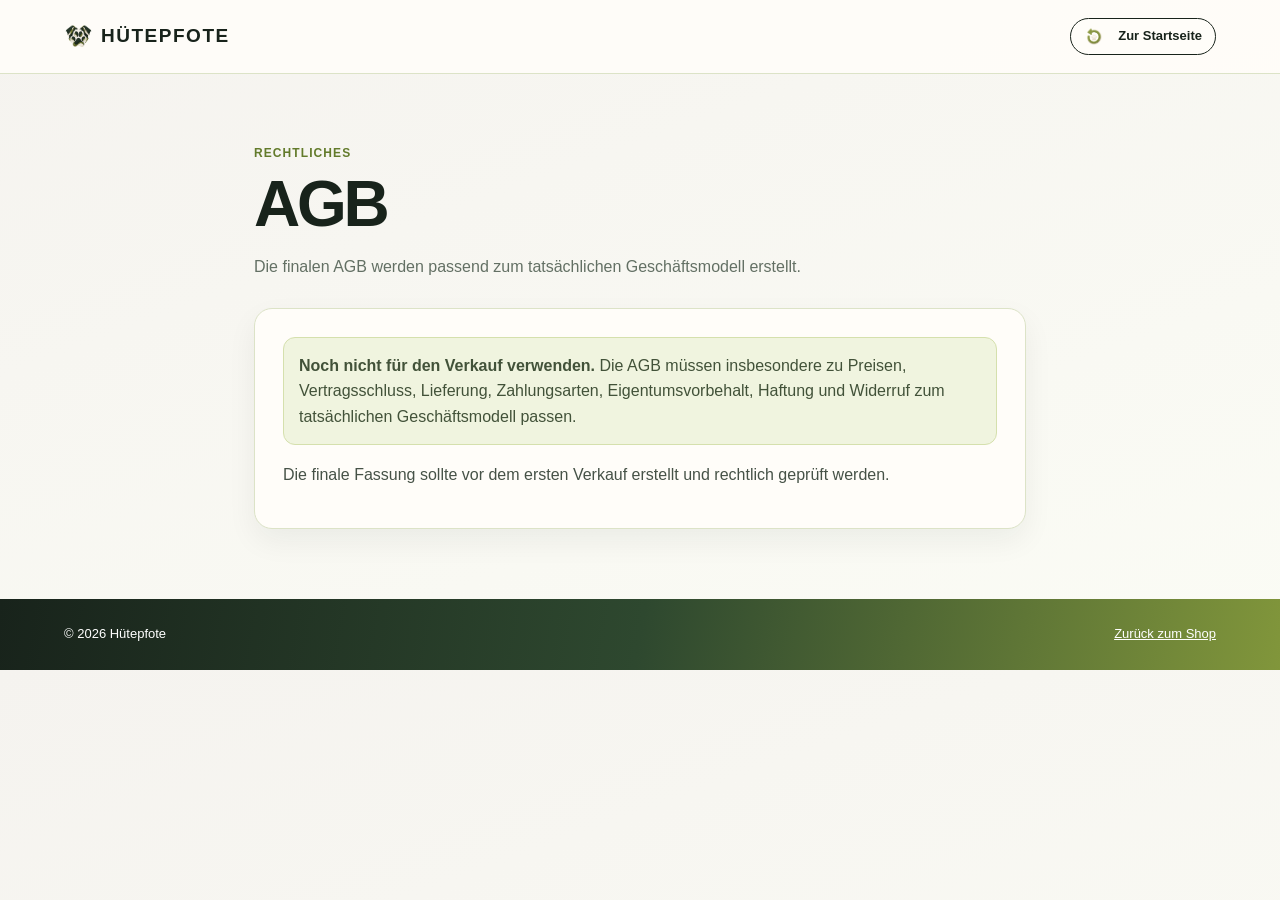
<file: agb.html>
<!doctype html><html lang="de"><head><meta charset="utf-8"><meta name="viewport" content="width=device-width,initial-scale=1"><title>AGB | Hütepfote</title><link rel="stylesheet" href="informationen.css"></head><body><header class="top"><a class="brand" href="index.html">HÜTEPFOTE</a><a class="back" href="index.html">← Zur Startseite</a></header><main class="main"><div class="kicker">Rechtliches</div><h1>AGB</h1><p class="intro">Die finalen AGB werden passend zum tatsächlichen Geschäftsmodell erstellt.</p><section class="card"><div class="placeholder"><strong>Noch nicht für den Verkauf verwenden.</strong> Die AGB müssen insbesondere zu Preisen, Vertragsschluss, Lieferung, Zahlungsarten, Eigentumsvorbehalt, Haftung und Widerruf zum tatsächlichen Geschäftsmodell passen.</div><p>Die finale Fassung sollte vor dem ersten Verkauf erstellt und rechtlich geprüft werden.</p></section></main><footer class="footer"><span>© 2026 Hütepfote</span><a href="index.html">Zurück zum Shop</a></footer></body></html>
</file>
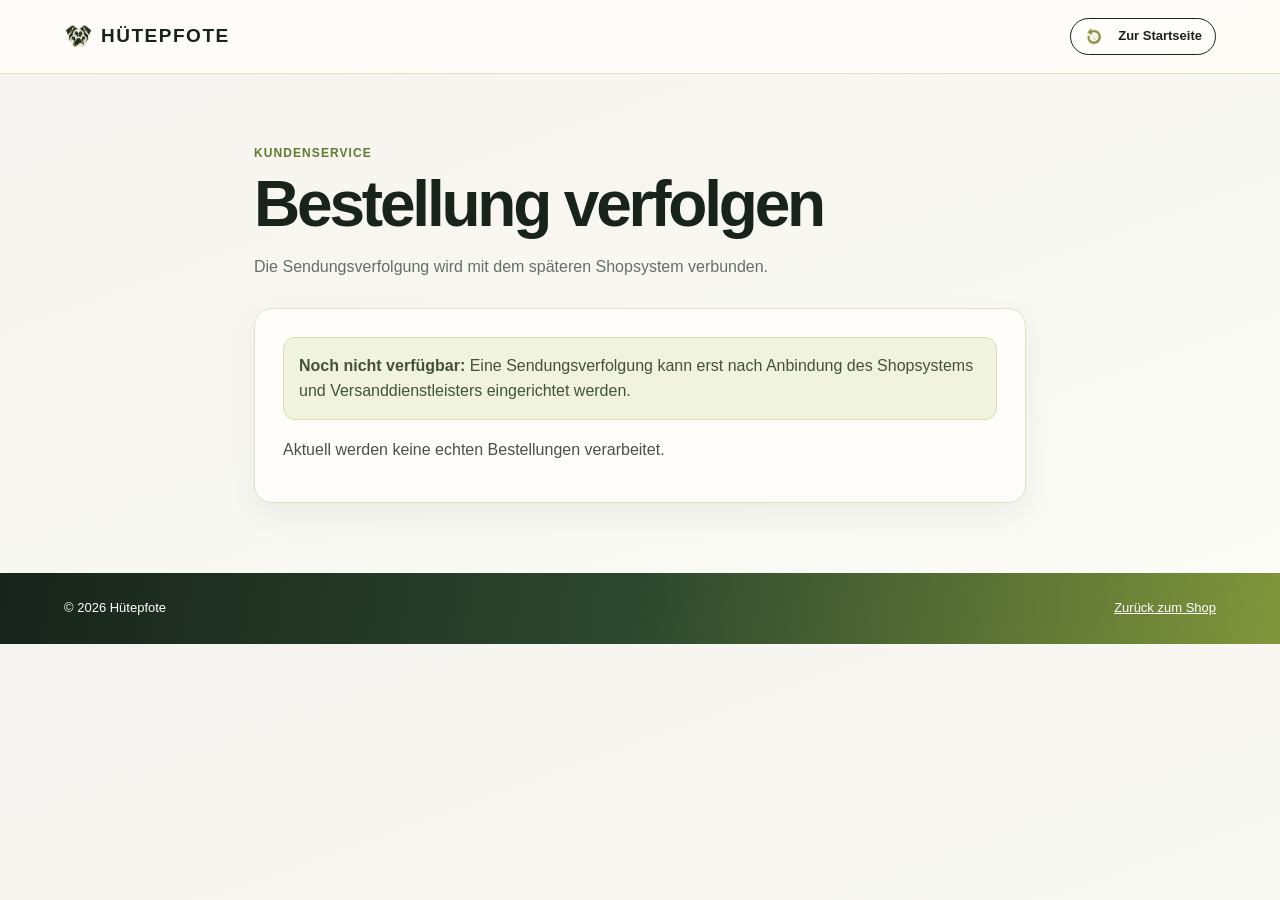
<file: bestellung-verfolgen.html>
<!doctype html><html lang="de"><head><meta charset="utf-8"><meta name="viewport" content="width=device-width,initial-scale=1"><title>Bestellung verfolgen | Hütepfote</title><link rel="stylesheet" href="informationen.css"></head><body><header class="top"><a class="brand" href="index.html">HÜTEPFOTE</a><a class="back" href="index.html">← Zur Startseite</a></header><main class="main"><div class="kicker">Kundenservice</div><h1>Bestellung verfolgen</h1><p class="intro">Die Sendungsverfolgung wird mit dem späteren Shopsystem verbunden.</p><section class="card"><div class="placeholder"><strong>Noch nicht verfügbar:</strong> Eine Sendungsverfolgung kann erst nach Anbindung des Shopsystems und Versanddienstleisters eingerichtet werden.</div><p>Aktuell werden keine echten Bestellungen verarbeitet.</p></section></main><footer class="footer"><span>© 2026 Hütepfote</span><a href="index.html">Zurück zum Shop</a></footer></body></html>
</file>
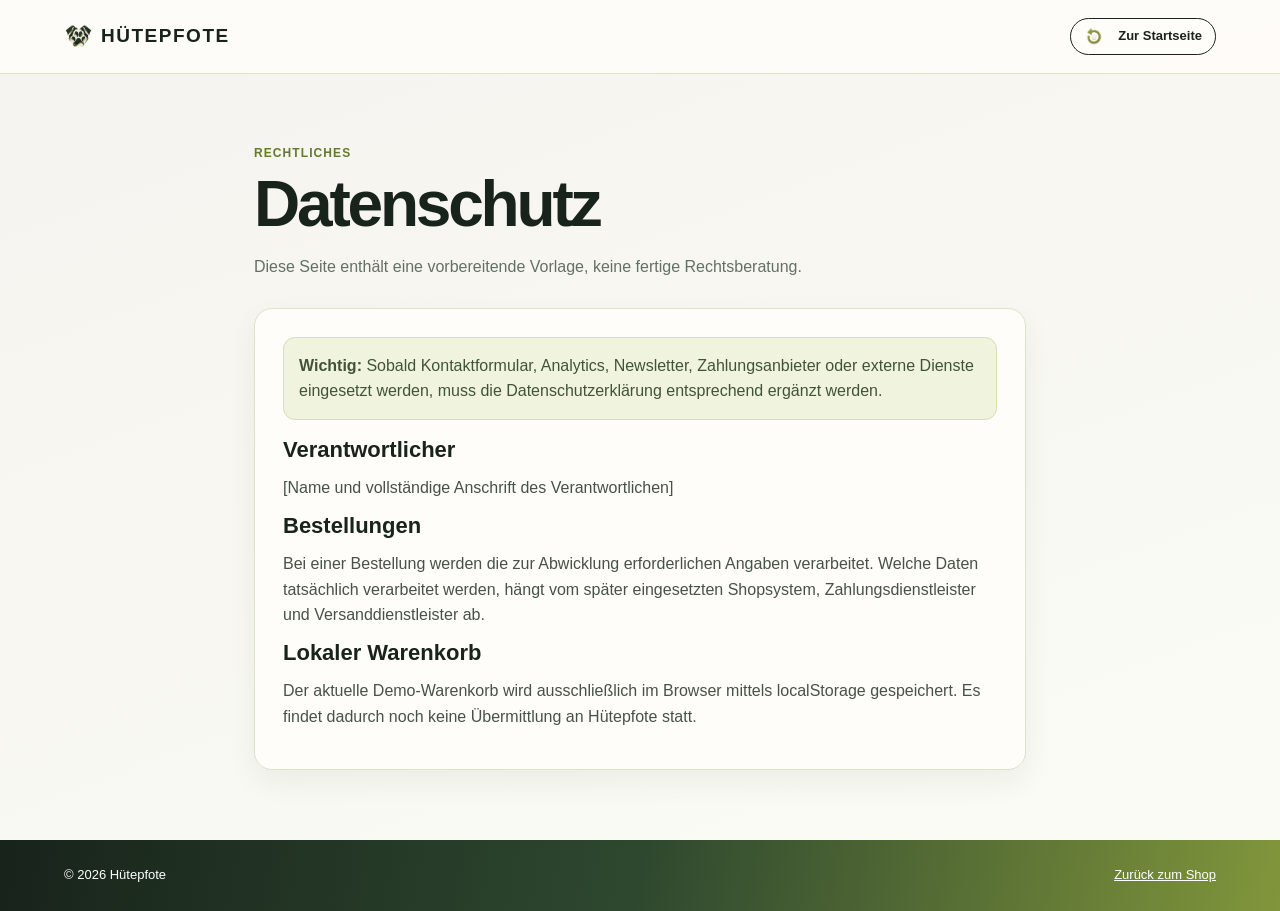
<file: datenschutz.html>
<!doctype html><html lang="de"><head><meta charset="utf-8"><meta name="viewport" content="width=device-width,initial-scale=1"><title>Datenschutz | Hütepfote</title><link rel="stylesheet" href="informationen.css"></head><body><header class="top"><a class="brand" href="index.html">HÜTEPFOTE</a><a class="back" href="index.html">← Zur Startseite</a></header><main class="main"><div class="kicker">Rechtliches</div><h1>Datenschutz</h1><p class="intro">Diese Seite enthält eine vorbereitende Vorlage, keine fertige Rechtsberatung.</p><section class="card"><div class="placeholder"><strong>Wichtig:</strong> Sobald Kontaktformular, Analytics, Newsletter, Zahlungsanbieter oder externe Dienste eingesetzt werden, muss die Datenschutzerklärung entsprechend ergänzt werden.</div><h2>Verantwortlicher</h2><p>[Name und vollständige Anschrift des Verantwortlichen]</p><h2>Bestellungen</h2><p>Bei einer Bestellung werden die zur Abwicklung erforderlichen Angaben verarbeitet. Welche Daten tatsächlich verarbeitet werden, hängt vom später eingesetzten Shopsystem, Zahlungsdienstleister und Versanddienstleister ab.</p><h2>Lokaler Warenkorb</h2><p>Der aktuelle Demo-Warenkorb wird ausschließlich im Browser mittels localStorage gespeichert. Es findet dadurch noch keine Übermittlung an Hütepfote statt.</p></section></main><footer class="footer"><span>© 2026 Hütepfote</span><a href="index.html">Zurück zum Shop</a></footer></body></html>
</file>
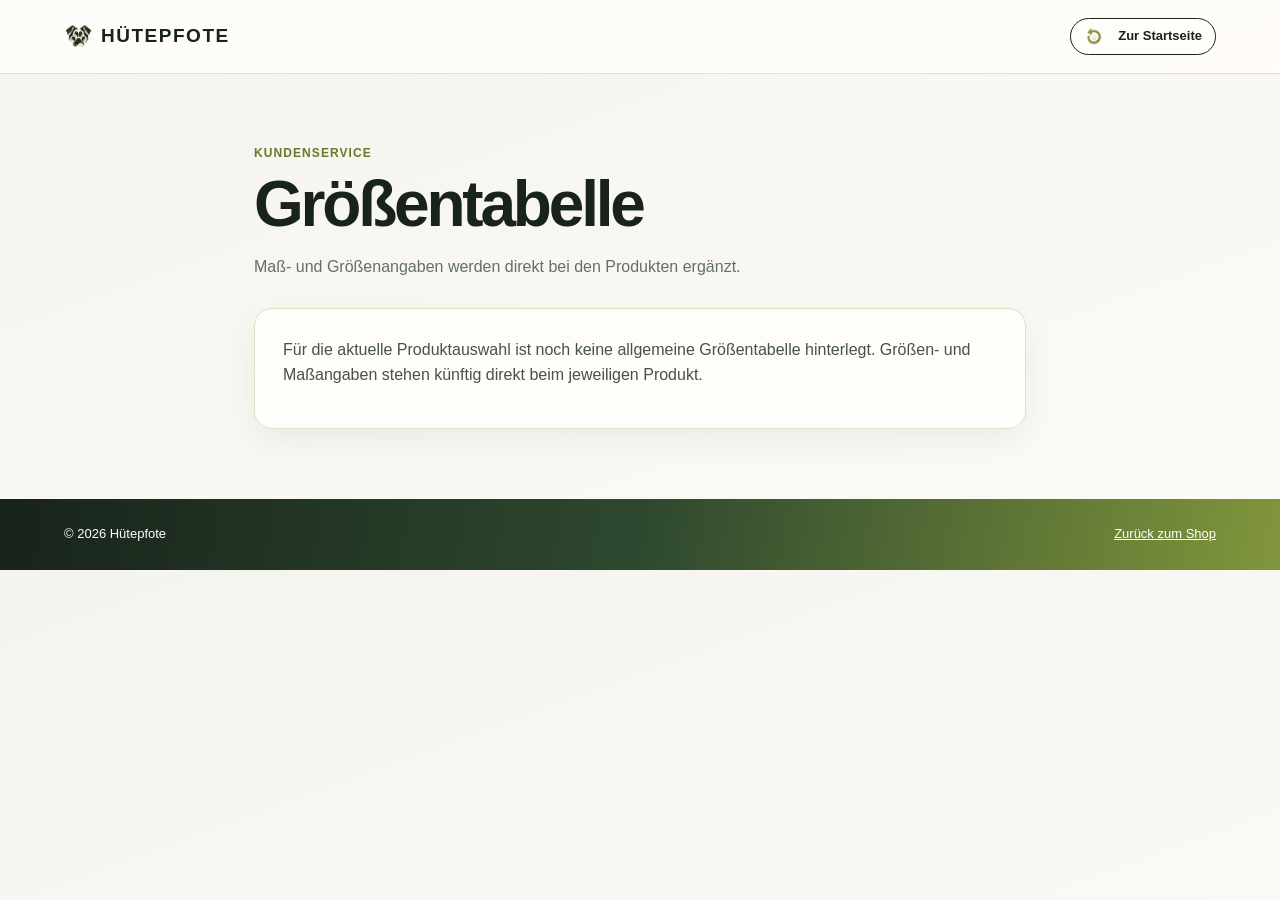
<file: groessentabelle.html>
<!doctype html><html lang="de"><head><meta charset="utf-8"><meta name="viewport" content="width=device-width,initial-scale=1"><title>Größentabelle | Hütepfote</title><link rel="stylesheet" href="informationen.css"></head><body><header class="top"><a class="brand" href="index.html">HÜTEPFOTE</a><a class="back" href="index.html">← Zur Startseite</a></header><main class="main"><div class="kicker">Kundenservice</div><h1>Größentabelle</h1><p class="intro">Maß- und Größenangaben werden direkt bei den Produkten ergänzt.</p><section class="card"><p>Für die aktuelle Produktauswahl ist noch keine allgemeine Größentabelle hinterlegt. Größen- und Maßangaben stehen künftig direkt beim jeweiligen Produkt.</p></section></main><footer class="footer"><span>© 2026 Hütepfote</span><a href="index.html">Zurück zum Shop</a></footer></body></html>
</file>
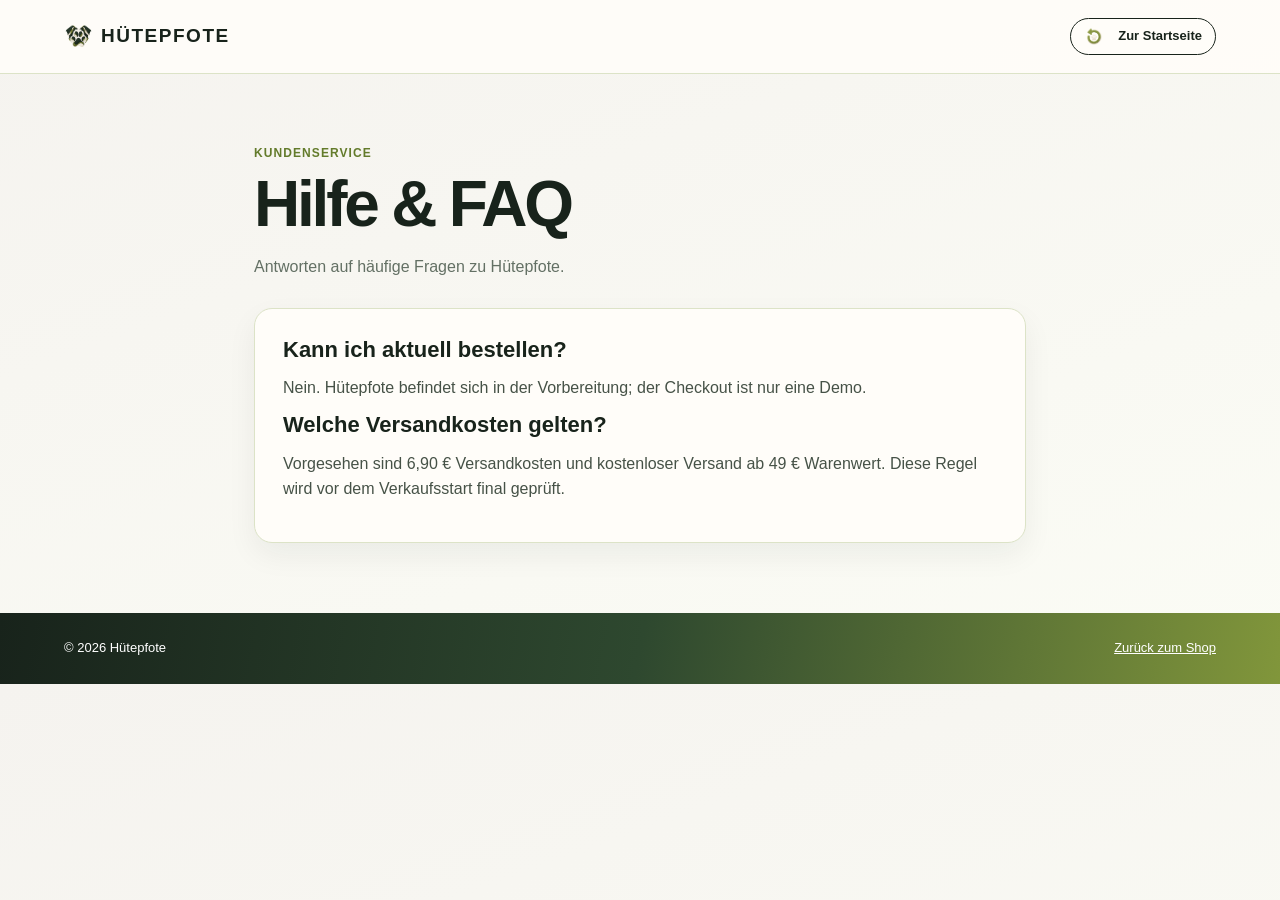
<file: hilfe-faq.html>
<!doctype html><html lang="de"><head><meta charset="utf-8"><meta name="viewport" content="width=device-width,initial-scale=1"><title>Hilfe & FAQ | Hütepfote</title><link rel="stylesheet" href="informationen.css"></head><body><header class="top"><a class="brand" href="index.html">HÜTEPFOTE</a><a class="back" href="index.html">← Zur Startseite</a></header><main class="main"><div class="kicker">Kundenservice</div><h1>Hilfe & FAQ</h1><p class="intro">Antworten auf häufige Fragen zu Hütepfote.</p><section class="card"><h2>Kann ich aktuell bestellen?</h2><p>Nein. Hütepfote befindet sich in der Vorbereitung; der Checkout ist nur eine Demo.</p><h2>Welche Versandkosten gelten?</h2><p>Vorgesehen sind 6,90 € Versandkosten und kostenloser Versand ab 49 € Warenwert. Diese Regel wird vor dem Verkaufsstart final geprüft.</p></section></main><footer class="footer"><span>© 2026 Hütepfote</span><a href="index.html">Zurück zum Shop</a></footer></body></html>
</file>
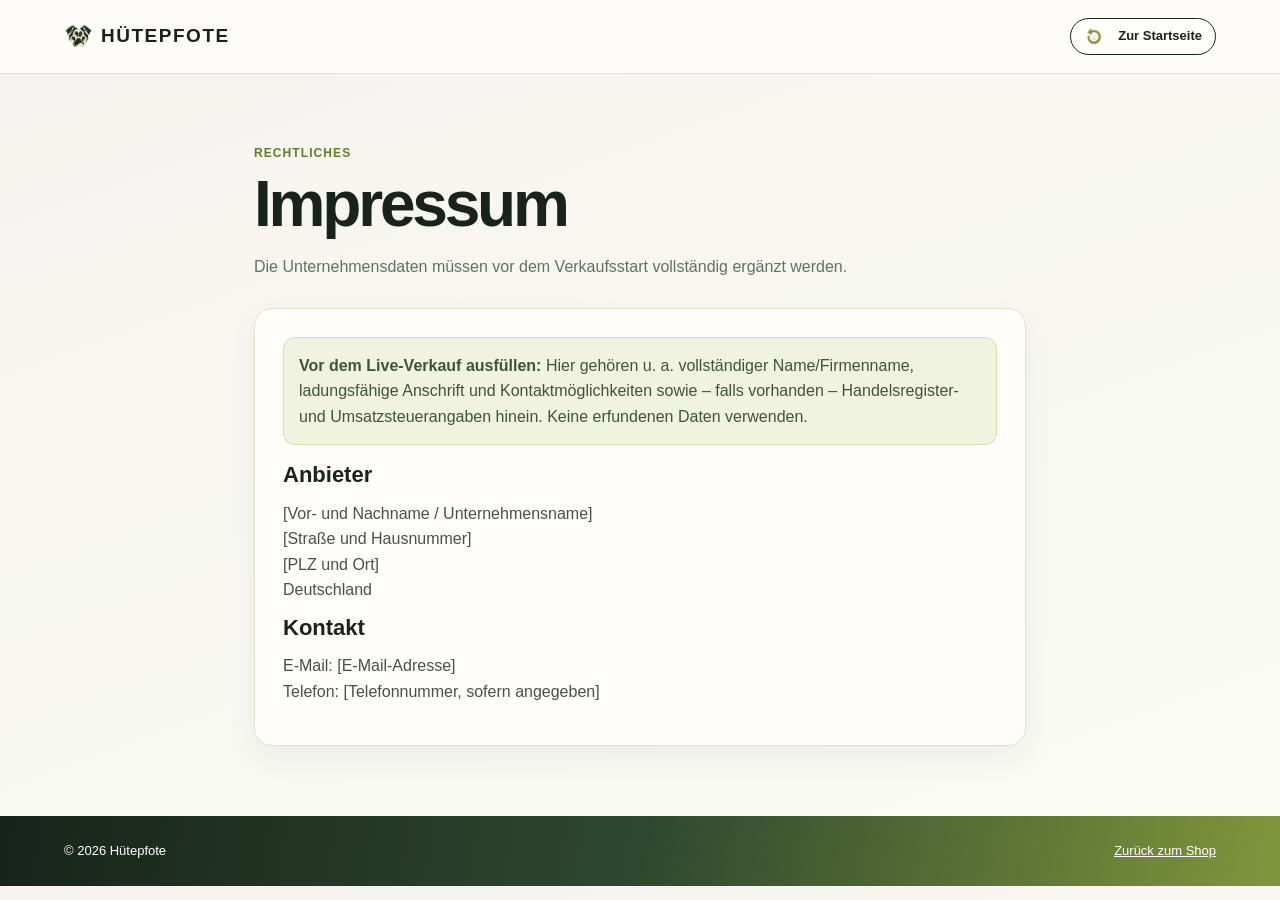
<file: impressum.html>
<!doctype html><html lang="de"><head><meta charset="utf-8"><meta name="viewport" content="width=device-width,initial-scale=1"><title>Impressum | Hütepfote</title><link rel="stylesheet" href="informationen.css"></head><body><header class="top"><a class="brand" href="index.html">HÜTEPFOTE</a><a class="back" href="index.html">← Zur Startseite</a></header><main class="main"><div class="kicker">Rechtliches</div><h1>Impressum</h1><p class="intro">Die Unternehmensdaten müssen vor dem Verkaufsstart vollständig ergänzt werden.</p><section class="card"><div class="placeholder"><strong>Vor dem Live-Verkauf ausfüllen:</strong> Hier gehören u. a. vollständiger Name/Firmenname, ladungsfähige Anschrift und Kontaktmöglichkeiten sowie – falls vorhanden – Handelsregister- und Umsatzsteuerangaben hinein. Keine erfundenen Daten verwenden.</div><h2>Anbieter</h2><p>[Vor- und Nachname / Unternehmensname]<br>[Straße und Hausnummer]<br>[PLZ und Ort]<br>Deutschland</p><h2>Kontakt</h2><p>E-Mail: [E-Mail-Adresse]<br>Telefon: [Telefonnummer, sofern angegeben]</p></section></main><footer class="footer"><span>© 2026 Hütepfote</span><a href="index.html">Zurück zum Shop</a></footer></body></html>
</file>
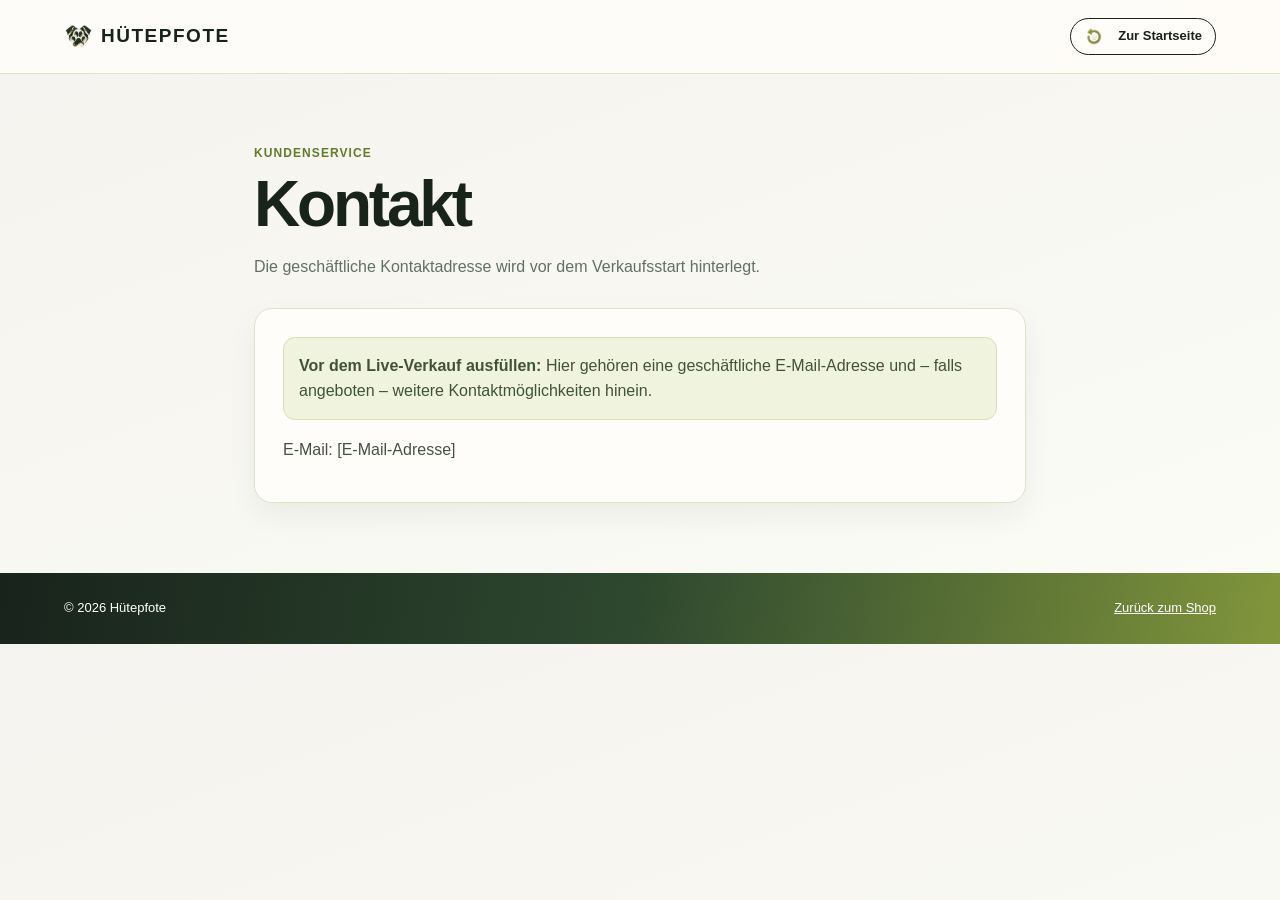
<file: kontakt.html>
<!doctype html><html lang="de"><head><meta charset="utf-8"><meta name="viewport" content="width=device-width,initial-scale=1"><title>Kontakt | Hütepfote</title><link rel="stylesheet" href="informationen.css"></head><body><header class="top"><a class="brand" href="index.html">HÜTEPFOTE</a><a class="back" href="index.html">← Zur Startseite</a></header><main class="main"><div class="kicker">Kundenservice</div><h1>Kontakt</h1><p class="intro">Die geschäftliche Kontaktadresse wird vor dem Verkaufsstart hinterlegt.</p><section class="card"><div class="placeholder"><strong>Vor dem Live-Verkauf ausfüllen:</strong> Hier gehören eine geschäftliche E-Mail-Adresse und – falls angeboten – weitere Kontaktmöglichkeiten hinein.</div><p>E-Mail: [E-Mail-Adresse]</p></section></main><footer class="footer"><span>© 2026 Hütepfote</span><a href="index.html">Zurück zum Shop</a></footer></body></html>
</file>
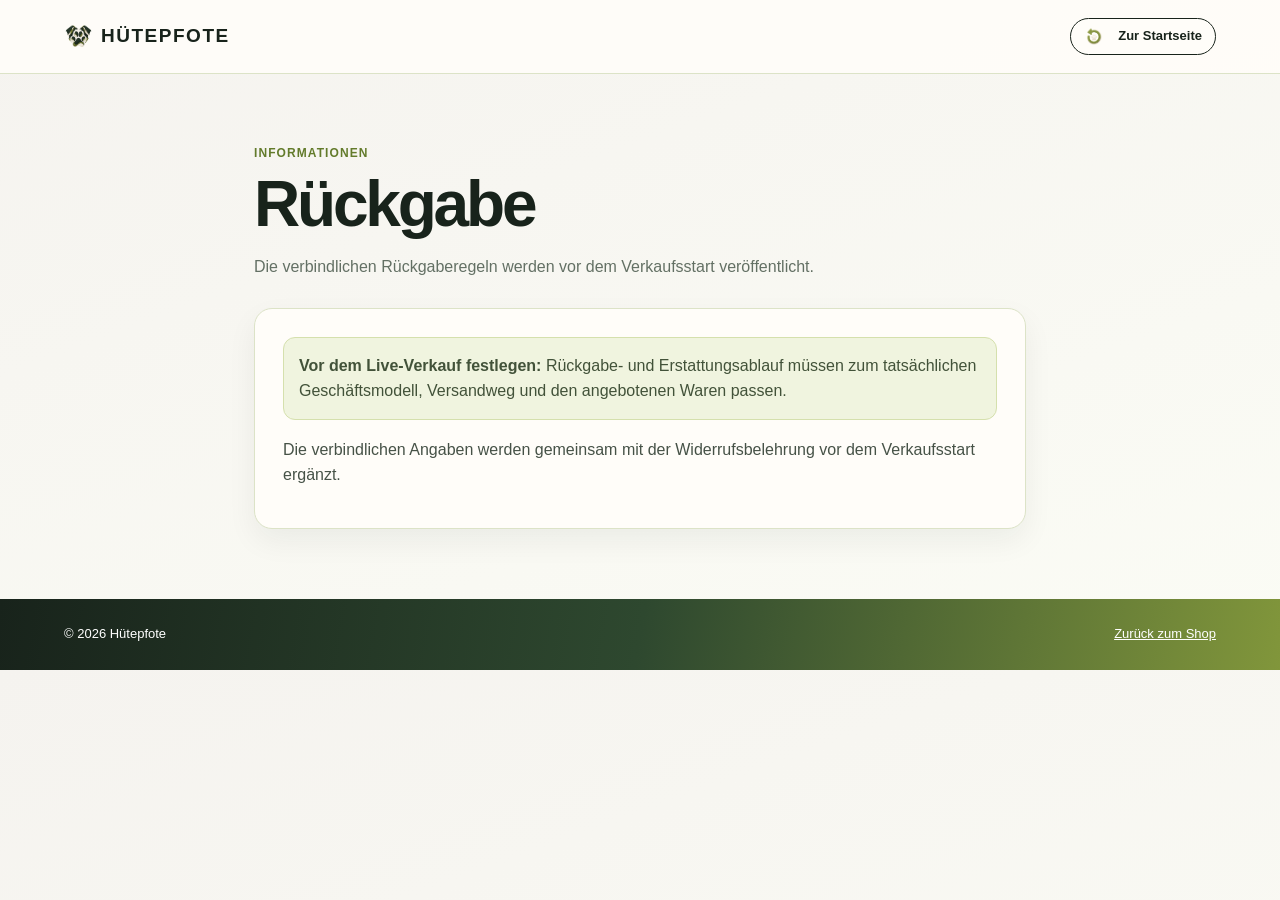
<file: rueckgabe.html>
<!doctype html><html lang="de"><head><meta charset="utf-8"><meta name="viewport" content="width=device-width,initial-scale=1"><title>Rückgabe | Hütepfote</title><link rel="stylesheet" href="informationen.css"></head><body><header class="top"><a class="brand" href="index.html">HÜTEPFOTE</a><a class="back" href="index.html">← Zur Startseite</a></header><main class="main"><div class="kicker">Informationen</div><h1>Rückgabe</h1><p class="intro">Die verbindlichen Rückgaberegeln werden vor dem Verkaufsstart veröffentlicht.</p><section class="card"><div class="placeholder"><strong>Vor dem Live-Verkauf festlegen:</strong> Rückgabe- und Erstattungsablauf müssen zum tatsächlichen Geschäftsmodell, Versandweg und den angebotenen Waren passen.</div><p>Die verbindlichen Angaben werden gemeinsam mit der Widerrufsbelehrung vor dem Verkaufsstart ergänzt.</p></section></main><footer class="footer"><span>© 2026 Hütepfote</span><a href="index.html">Zurück zum Shop</a></footer></body></html>
</file>
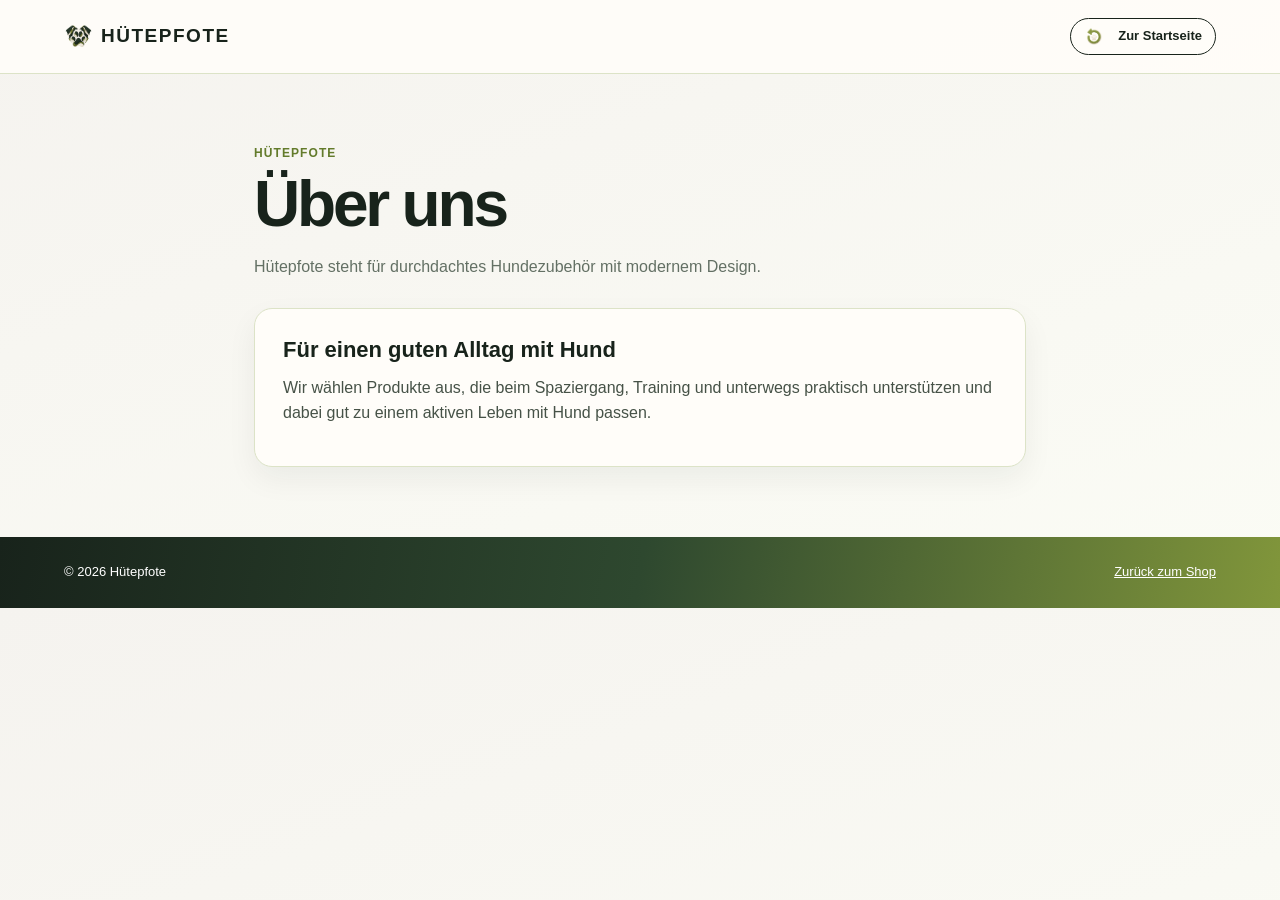
<file: ueber-uns.html>
<!doctype html><html lang="de"><head><meta charset="utf-8"><meta name="viewport" content="width=device-width,initial-scale=1"><title>Über uns | Hütepfote</title><link rel="stylesheet" href="informationen.css"></head><body><header class="top"><a class="brand" href="index.html">HÜTEPFOTE</a><a class="back" href="index.html">← Zur Startseite</a></header><main class="main"><div class="kicker">Hütepfote</div><h1>Über uns</h1><p class="intro">Hütepfote steht für durchdachtes Hundezubehör mit modernem Design.</p><section class="card"><h2>Für einen guten Alltag mit Hund</h2><p>Wir wählen Produkte aus, die beim Spaziergang, Training und unterwegs praktisch unterstützen und dabei gut zu einem aktiven Leben mit Hund passen.</p></section></main><footer class="footer"><span>© 2026 Hütepfote</span><a href="index.html">Zurück zum Shop</a></footer></body></html>
</file>
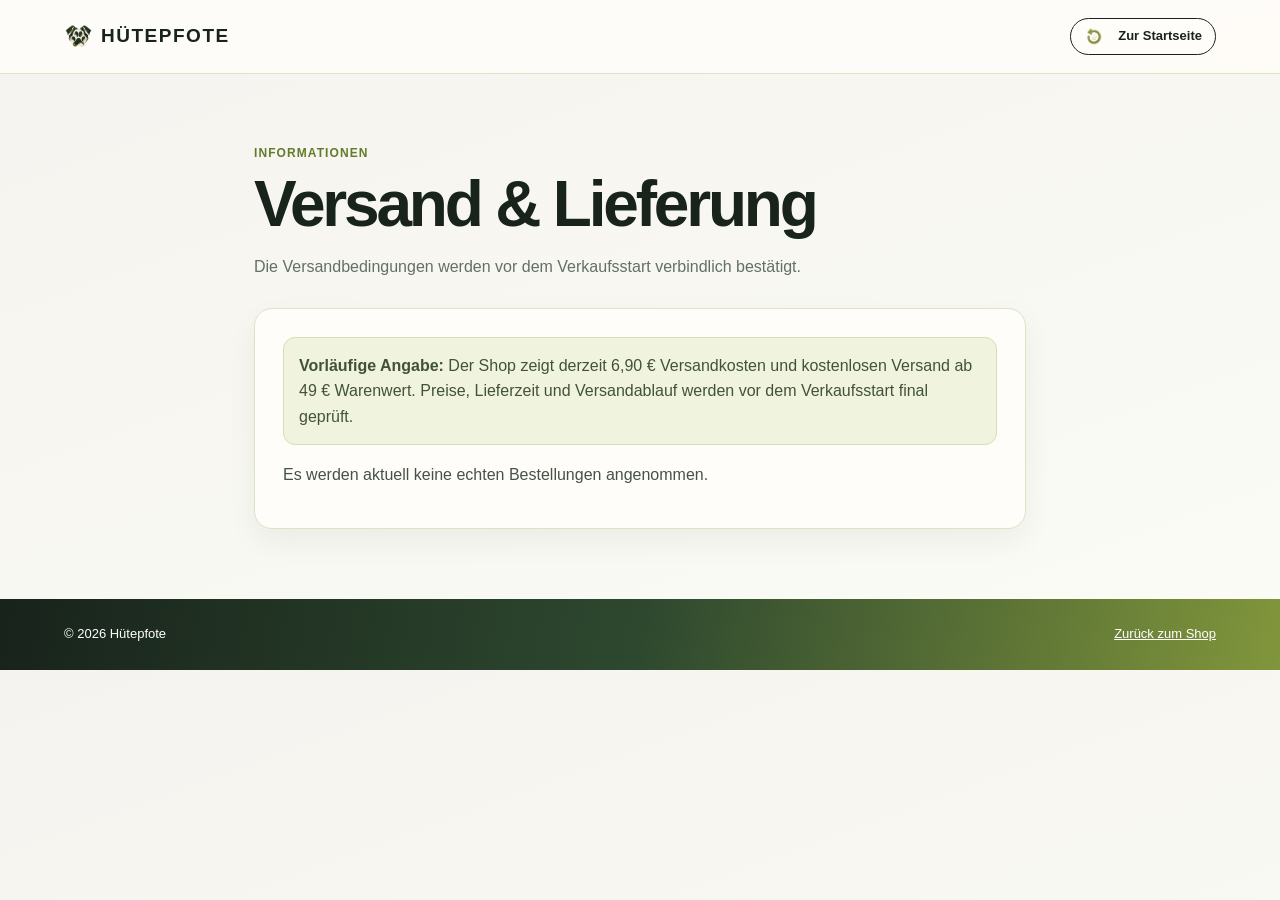
<file: versand-lieferung.html>
<!doctype html><html lang="de"><head><meta charset="utf-8"><meta name="viewport" content="width=device-width,initial-scale=1"><title>Versand & Lieferung | Hütepfote</title><link rel="stylesheet" href="informationen.css"></head><body><header class="top"><a class="brand" href="index.html">HÜTEPFOTE</a><a class="back" href="index.html">← Zur Startseite</a></header><main class="main"><div class="kicker">Informationen</div><h1>Versand & Lieferung</h1><p class="intro">Die Versandbedingungen werden vor dem Verkaufsstart verbindlich bestätigt.</p><section class="card"><div class="placeholder"><strong>Vorläufige Angabe:</strong> Der Shop zeigt derzeit 6,90 € Versandkosten und kostenlosen Versand ab 49 € Warenwert. Preise, Lieferzeit und Versandablauf werden vor dem Verkaufsstart final geprüft.</div><p>Es werden aktuell keine echten Bestellungen angenommen.</p></section></main><footer class="footer"><span>© 2026 Hütepfote</span><a href="index.html">Zurück zum Shop</a></footer></body></html>
</file>
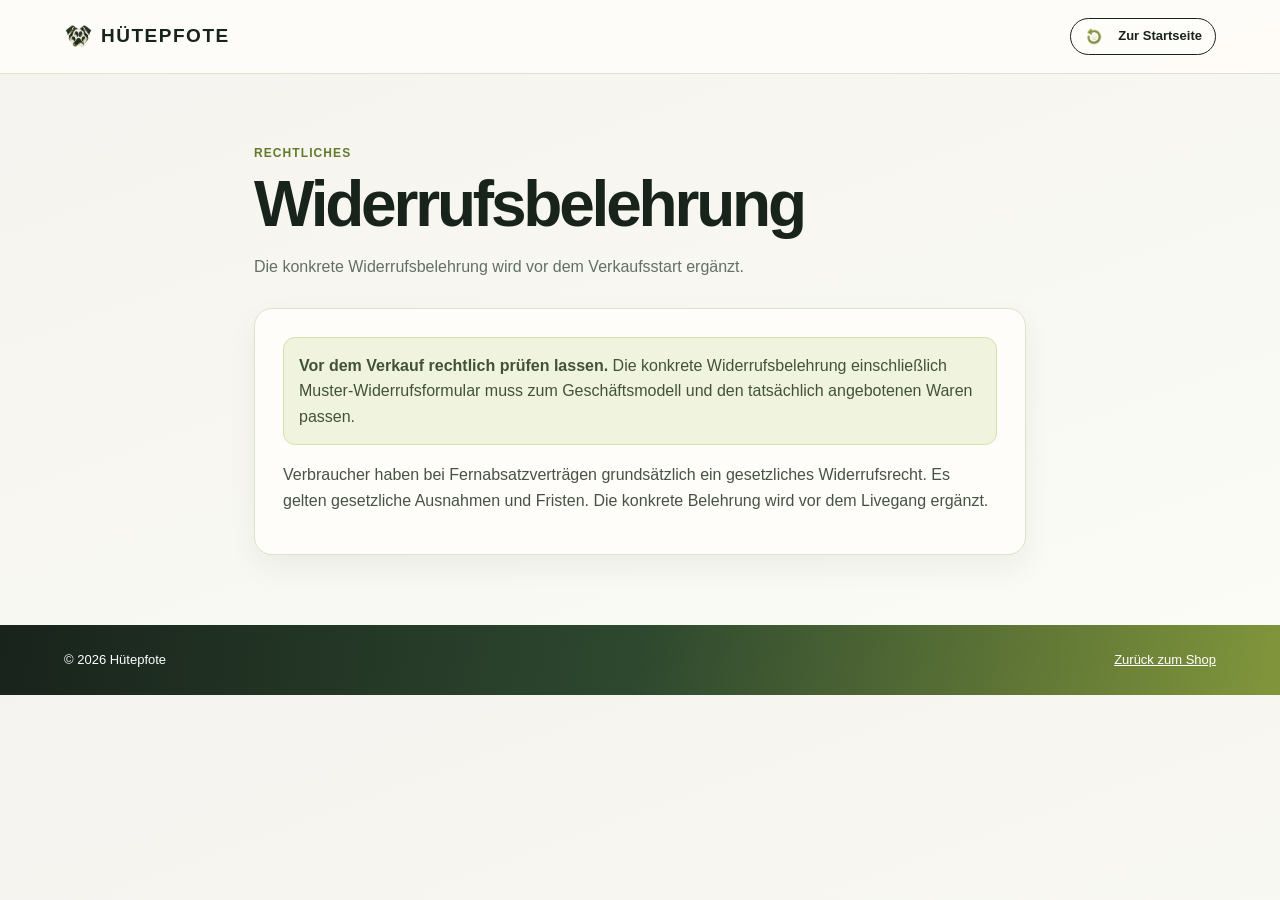
<file: widerruf.html>
<!doctype html><html lang="de"><head><meta charset="utf-8"><meta name="viewport" content="width=device-width,initial-scale=1"><title>Widerruf | Hütepfote</title><link rel="stylesheet" href="informationen.css"></head><body><header class="top"><a class="brand" href="index.html">HÜTEPFOTE</a><a class="back" href="index.html">← Zur Startseite</a></header><main class="main"><div class="kicker">Rechtliches</div><h1>Widerrufsbelehrung</h1><p class="intro">Die konkrete Widerrufsbelehrung wird vor dem Verkaufsstart ergänzt.</p><section class="card"><div class="placeholder"><strong>Vor dem Verkauf rechtlich prüfen lassen.</strong> Die konkrete Widerrufsbelehrung einschließlich Muster-Widerrufsformular muss zum Geschäftsmodell und den tatsächlich angebotenen Waren passen.</div><p>Verbraucher haben bei Fernabsatzverträgen grundsätzlich ein gesetzliches Widerrufsrecht. Es gelten gesetzliche Ausnahmen und Fristen. Die konkrete Belehrung wird vor dem Livegang ergänzt.</p></section></main><footer class="footer"><span>© 2026 Hütepfote</span><a href="index.html">Zurück zum Shop</a></footer></body></html>
</file>
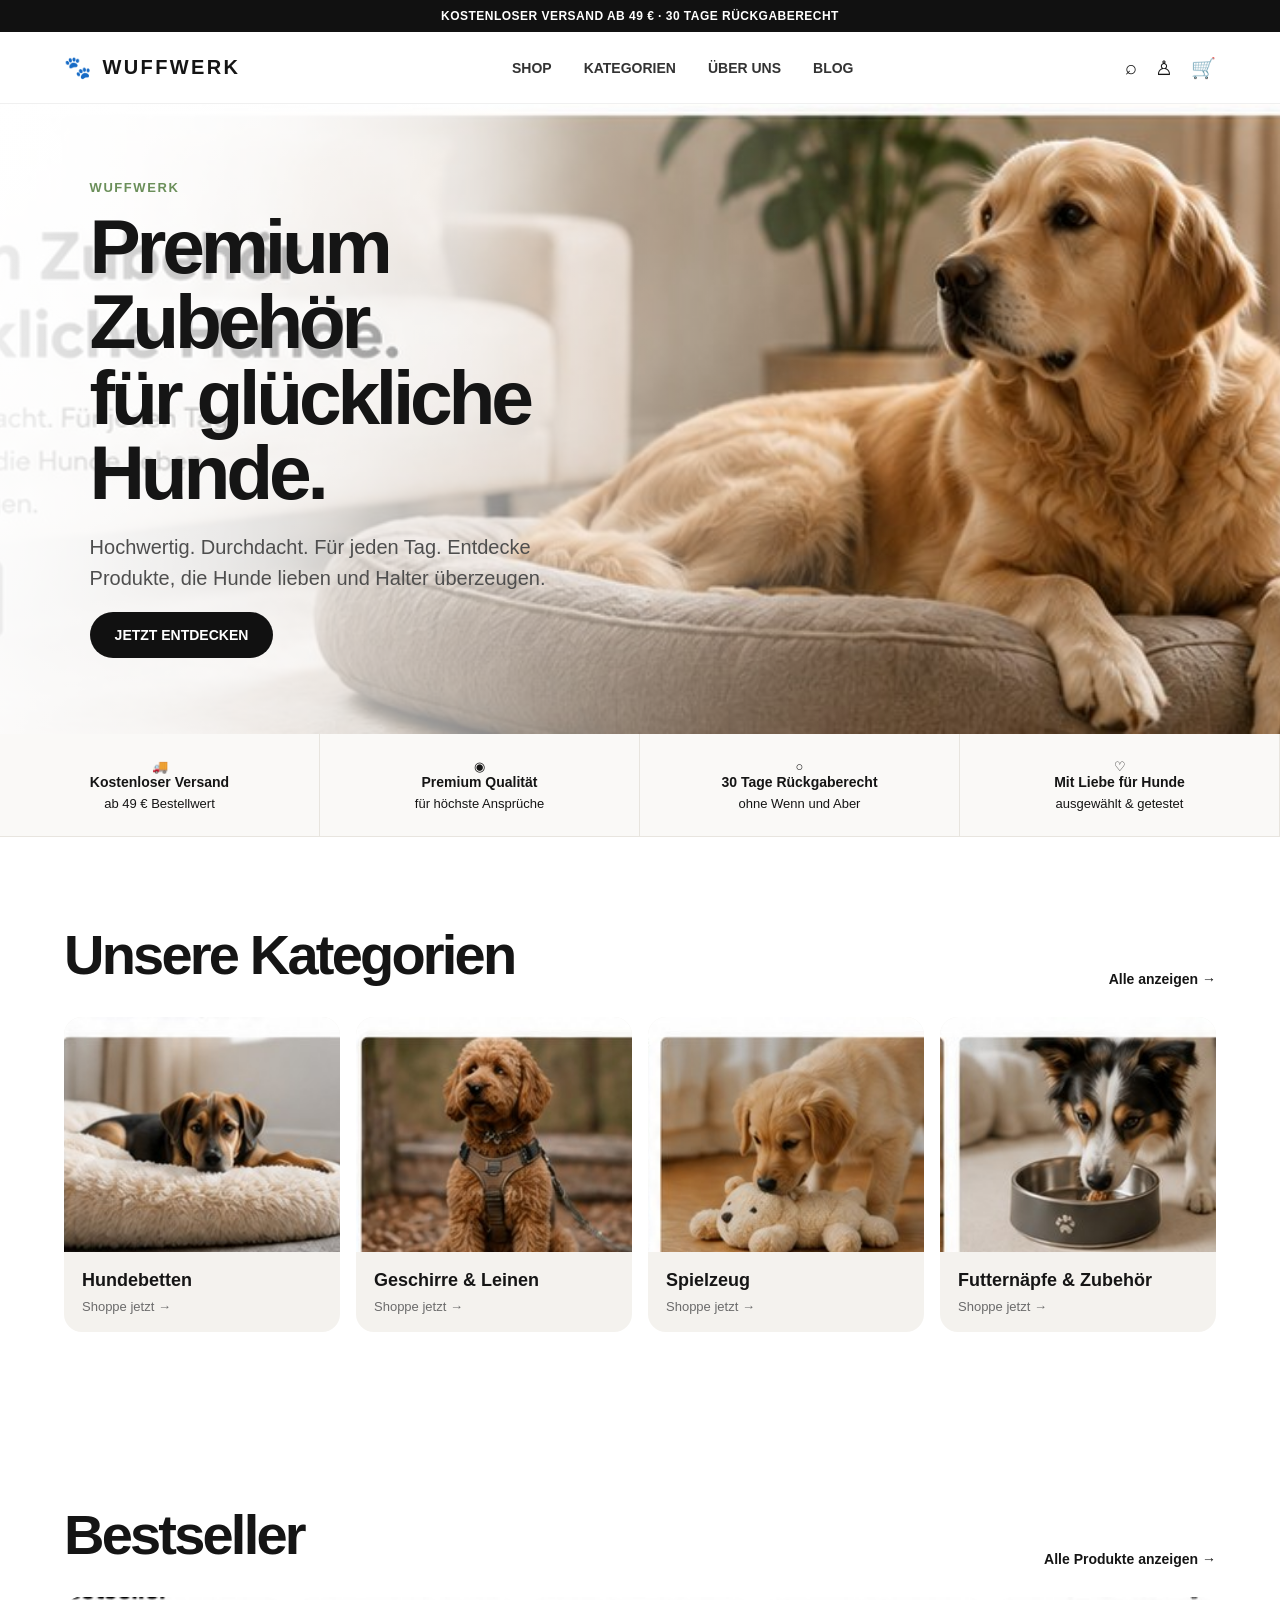
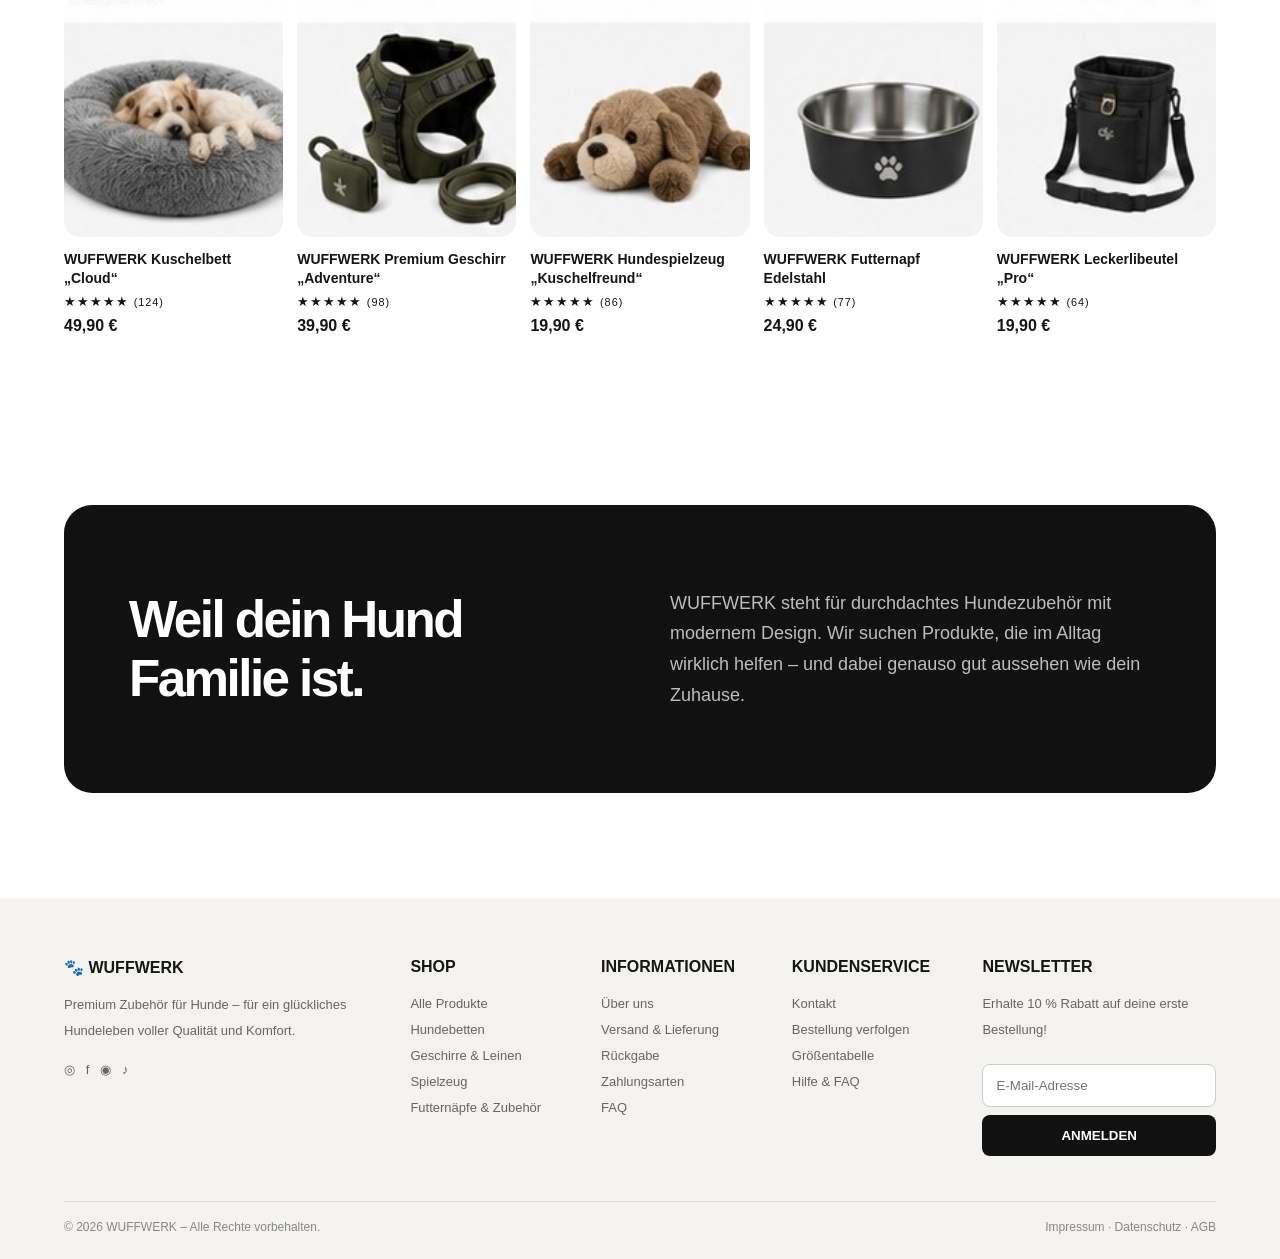
<file: wuffwerk-index(1).html>
<!doctype html>
<html lang="de">
<head>
<meta charset="utf-8">
<meta name="viewport" content="width=device-width,initial-scale=1">
<meta name="description" content="WUFFWERK – hochwertiges Hundezubehör für glückliche Hunde.">
<title>WUFFWERK – Premium Hundezubehör</title>
<style>
:root{--bg:#fff;--soft:#f6f4f0;--ink:#151515;--muted:#6b6b6b;--line:#e8e5df;--accent:#6b8f5a}
*{box-sizing:border-box}html{scroll-behavior:smooth}body{margin:0;color:var(--ink);font-family:Inter,-apple-system,BlinkMacSystemFont,"Segoe UI",Arial,sans-serif;background:#fff}
a{color:inherit;text-decoration:none}img{display:block;width:100%;height:100%;object-fit:cover}
.top{background:#111;color:#fff;text-align:center;font-size:12px;font-weight:700;letter-spacing:.04em;padding:9px}
.nav{height:72px;display:flex;align-items:center;justify-content:space-between;padding:0 5%;position:sticky;top:0;z-index:20;background:rgba(255,255,255,.9);backdrop-filter:blur(18px);border-bottom:1px solid rgba(0,0,0,.06)}
.brand{font-weight:900;font-size:20px;letter-spacing:.12em;display:flex;align-items:center;gap:9px}.paw{font-size:22px}
.links{display:flex;gap:32px;font-size:14px;font-weight:600;color:#333}.icons{display:flex;gap:18px;font-size:20px}
.hero{height:70vh;min-height:520px;position:relative;overflow:hidden}.hero::after{content:"";position:absolute;inset:0;background:linear-gradient(90deg,rgba(255,255,255,.92) 0%,rgba(255,255,255,.55) 38%,rgba(255,255,255,0) 70%)}
.hero img{object-position:center}.hero-content{position:absolute;z-index:2;left:7%;top:50%;transform:translateY(-50%);max-width:560px}
.kicker{font-size:13px;text-transform:uppercase;letter-spacing:.12em;color:var(--accent);font-weight:800}
h1{font-size:clamp(44px,6vw,78px);line-height:.98;letter-spacing:-.055em;margin:14px 0 22px}.lead{font-size:20px;line-height:1.55;color:#4e4e4e;max-width:500px}
.btn{display:inline-flex;margin-top:18px;background:#111;color:#fff;border-radius:999px;padding:15px 25px;font-weight:800;font-size:14px;transition:.2s}.btn:hover{transform:translateY(-2px);opacity:.9}
.benefits{display:grid;grid-template-columns:repeat(4,1fr);border-bottom:1px solid var(--line);background:#faf9f7}.benefit{padding:25px 18px;text-align:center;border-right:1px solid var(--line);font-size:13px}.benefit b{display:block;font-size:14px;margin-bottom:6px}
.section{max-width:1280px;margin:auto;padding:85px 5%}.section-head{display:flex;justify-content:space-between;align-items:end;margin-bottom:30px}h2{font-size:clamp(34px,4.5vw,56px);letter-spacing:-.05em;margin:0}.all{font-size:14px;font-weight:700}
.category-grid{display:grid;grid-template-columns:repeat(4,1fr);gap:16px}.category{background:#f4f2ee;border-radius:18px;overflow:hidden;transition:.25s}.category:hover{transform:translateY(-4px)}.category-photo{height:235px}.category-copy{padding:18px}.category-copy h3{margin:0 0 8px;font-size:18px}.category-copy p{margin:0;color:var(--muted);font-size:13px}
.products{display:grid;grid-template-columns:repeat(5,1fr);gap:14px}.product{min-width:0}.product-photo{height:240px;border-radius:16px;background:#f5f5f5;overflow:hidden}.product h3{font-size:14px;margin:13px 0 6px;line-height:1.35}.stars{font-size:13px;letter-spacing:1px}.price{font-weight:800;margin-top:8px}
.story{background:#111;color:#fff;border-radius:28px;padding:65px;display:grid;grid-template-columns:1fr 1fr;gap:60px;align-items:center}.story h2{font-size:clamp(34px,4vw,55px)}.story p{color:#bdbdbd;font-size:18px;line-height:1.7}
.footer{background:#f5f3ef;margin-top:20px;padding:60px 5% 25px}.footer-grid{max-width:1280px;margin:auto;display:grid;grid-template-columns:2fr repeat(3,1fr) 1.5fr;gap:35px}.footer h4{margin:0 0 15px}.footer p,.footer a{display:block;color:#666;font-size:13px;line-height:2}.newsletter input{width:100%;padding:13px;border:1px solid #ccc;border-radius:8px;margin:8px 0}.newsletter button{width:100%;padding:13px;border:0;border-radius:8px;background:#111;color:#fff;font-weight:700}.legal{max-width:1280px;margin:45px auto 0;padding-top:18px;border-top:1px solid #ddd;color:#888;font-size:12px;display:flex;justify-content:space-between}
@media(max-width:900px){.links{display:none}.icons{font-size:18px}.hero{height:62vh;min-height:500px}.hero-content{left:6%;right:6%}.benefits{grid-template-columns:repeat(2,1fr)}.benefit:nth-child(2){border-right:0}.category-grid{grid-template-columns:repeat(2,1fr)}.products{grid-template-columns:repeat(2,1fr)}.story{grid-template-columns:1fr;padding:40px 28px}.footer-grid{grid-template-columns:1fr 1fr}}
@media(max-width:520px){.hero::after{background:linear-gradient(90deg,rgba(255,255,255,.94),rgba(255,255,255,.55))}.hero{height:66vh}.benefits,.category-grid,.products{grid-template-columns:1fr}.category-photo{height:270px}.product-photo{height:300px}.footer-grid{grid-template-columns:1fr}.legal{display:block;line-height:2}}
</style>
</head>
<body>
<div class="top">KOSTENLOSER VERSAND AB 49 € · 30 TAGE RÜCKGABERECHT</div>
<nav class="nav">
  <a class="brand" href="#"><span class="paw">🐾</span>WUFFWERK</a>
  <div class="links"><a href="#shop">SHOP</a><a href="#kategorien">KATEGORIEN</a><a href="#about">ÜBER UNS</a><a href="#blog">BLOG</a></div>
  <div class="icons"><span>⌕</span><span>♙</span><span>🛒</span></div>
</nav>

<section class="hero">
  <img src="[data-uri]" alt="Golden Retriever entspannt auf einem Hundebett">
  <div class="hero-content">
    <div class="kicker">WUFFWERK</div>
    <h1>Premium Zubehör<br>für glückliche Hunde.</h1>
    <div class="lead">Hochwertig. Durchdacht. Für jeden Tag. Entdecke Produkte, die Hunde lieben und Halter überzeugen.</div>
    <a class="btn" href="#shop">JETZT ENTDECKEN</a>
  </div>
</section>

<section class="benefits">
  <div class="benefit">🚚<b>Kostenloser Versand</b>ab 49 € Bestellwert</div>
  <div class="benefit">◉<b>Premium Qualität</b>für höchste Ansprüche</div>
  <div class="benefit">○<b>30 Tage Rückgaberecht</b>ohne Wenn und Aber</div>
  <div class="benefit">♡<b>Mit Liebe für Hunde</b>ausgewählt & getestet</div>
</section>

<section class="section" id="kategorien">
  <div class="section-head"><h2>Unsere Kategorien</h2><a class="all" href="#shop">Alle anzeigen →</a></div>
  <div class="category-grid">
    <a class="category" href="#shop"><div class="category-photo"><img src="[data-uri]" alt="Hund im Hundebett"></div><div class="category-copy"><h3>Hundebetten</h3><p>Shoppe jetzt →</p></div></a>
    <a class="category" href="#shop"><div class="category-photo"><img src="[data-uri]" alt="Hund mit Geschirr und Leine"></div><div class="category-copy"><h3>Geschirre & Leinen</h3><p>Shoppe jetzt →</p></div></a>
    <a class="category" href="#shop"><div class="category-photo"><img src="[data-uri]" alt="Welpe mit Spielzeug"></div><div class="category-copy"><h3>Spielzeug</h3><p>Shoppe jetzt →</p></div></a>
    <a class="category" href="#shop"><div class="category-photo"><img src="[data-uri]" alt="Hund an Futternapf"></div><div class="category-copy"><h3>Futternäpfe & Zubehör</h3><p>Shoppe jetzt →</p></div></a>
  </div>
</section>

<section class="section" id="shop">
  <div class="section-head"><h2>Bestseller</h2><a class="all" href="#shop">Alle Produkte anzeigen →</a></div>
  <div class="products">
    <article class="product"><div class="product-photo"><img src="[data-uri]" alt="WUFFWERK Kuschelbett Cloud"></div><h3>WUFFWERK Kuschelbett „Cloud“</h3><div class="stars">★★★★★ <small>(124)</small></div><div class="price">49,90 €</div></article>
    <article class="product"><div class="product-photo"><img src="[data-uri]" alt="WUFFWERK Premium Geschirr Adventure"></div><h3>WUFFWERK Premium Geschirr „Adventure“</h3><div class="stars">★★★★★ <small>(98)</small></div><div class="price">39,90 €</div></article>
    <article class="product"><div class="product-photo"><img src="[data-uri]" alt="WUFFWERK Hundespielzeug Kuschelfreund"></div><h3>WUFFWERK Hundespielzeug „Kuschelfreund“</h3><div class="stars">★★★★★ <small>(86)</small></div><div class="price">19,90 €</div></article>
    <article class="product"><div class="product-photo"><img src="[data-uri]" alt="WUFFWERK Edelstahlnapf"></div><h3>WUFFWERK Futternapf Edelstahl</h3><div class="stars">★★★★★ <small>(77)</small></div><div class="price">24,90 €</div></article>
    <article class="product"><div class="product-photo"><img src="[data-uri]" alt="WUFFWERK Leckerlibeutel Pro"></div><h3>WUFFWERK Leckerlibeutel „Pro“</h3><div class="stars">★★★★★ <small>(64)</small></div><div class="price">19,90 €</div></article>
  </div>
</section>

<section class="section" id="about">
  <div class="story"><h2>Weil dein Hund Familie ist.</h2><p>WUFFWERK steht für durchdachtes Hundezubehör mit modernem Design. Wir suchen Produkte, die im Alltag wirklich helfen – und dabei genauso gut aussehen wie dein Zuhause.</p></div>
</section>

<footer class="footer">
  <div class="footer-grid">
    <div><h4>🐾 WUFFWERK</h4><p>Premium Zubehör für Hunde – für ein glückliches Hundeleben voller Qualität und Komfort.</p><p>◎ &nbsp; f &nbsp; ◉ &nbsp; ♪</p></div>
    <div><h4>SHOP</h4><a href="#shop">Alle Produkte</a><a href="#kategorien">Hundebetten</a><a href="#kategorien">Geschirre & Leinen</a><a href="#kategorien">Spielzeug</a><a href="#kategorien">Futternäpfe & Zubehör</a></div>
    <div><h4>INFORMATIONEN</h4><a href="#about">Über uns</a><a href="#">Versand & Lieferung</a><a href="#">Rückgabe</a><a href="#">Zahlungsarten</a><a href="#">FAQ</a></div>
    <div><h4>KUNDENSERVICE</h4><a href="#">Kontakt</a><a href="#">Bestellung verfolgen</a><a href="#">Größentabelle</a><a href="#">Hilfe & FAQ</a></div>
    <div class="newsletter"><h4>NEWSLETTER</h4><p>Erhalte 10 % Rabatt auf deine erste Bestellung!</p><input type="email" placeholder="E-Mail-Adresse"><button>ANMELDEN</button></div>
  </div>
  <div class="legal"><span>© 2026 WUFFWERK – Alle Rechte vorbehalten.</span><span>Impressum · Datenschutz · AGB</span></div>
</footer>
</body>
</html>
</file>
<file: informationen.css>
:root{--ink:#18231b;--muted:#637064;--accent:#81963b;--paper:#f5f3ef;--line:#dce3c7}*{box-sizing:border-box}html{scroll-behavior:smooth}body{margin:0;background:linear-gradient(160deg,#f5f3ef,#fbfcf5);color:var(--ink);font-family:Arial,Helvetica,sans-serif;line-height:1.6}.top{background:rgba(255,253,249,.94);border-bottom:1px solid var(--line);padding:18px 5%;display:flex;justify-content:space-between;align-items:center;gap:20px}.brand{font-weight:900;letter-spacing:.08em;text-decoration:none;color:var(--ink);font-size:19px;display:flex;align-items:center;gap:8px}.brand::before{content:"";width:29px;height:29px;background:url('assets/huetepfote-logo-mark.png') center/contain no-repeat}.back{border:1px solid var(--ink);border-radius:999px;padding:7px 13px;text-decoration:none;color:var(--ink);font-size:0;font-weight:800;display:inline-flex;align-items:center;gap:7px;background:#fffdf9}.back::before{content:"";width:20px;height:20px;background:url('assets/huetepfote-icon-sprite.png') 66.666% 50%/400% 300% no-repeat}.back::after{content:"Zur Startseite";font-size:13px}.back:hover{background:var(--ink);color:#fff}.main{max-width:900px;margin:auto;padding:70px 5%}.kicker{color:#637b2b;font-size:12px;font-weight:900;letter-spacing:.09em;text-transform:uppercase}.main h1{font-size:clamp(38px,6vw,64px);line-height:1;margin:9px 0 18px;letter-spacing:-.05em}.intro{max-width:670px;color:var(--muted);margin:0 0 28px}.card{background:#fffdf9;border:1px solid var(--line);border-radius:18px;padding:28px;box-shadow:0 12px 30px rgba(24,35,27,.06)}.card h2{font-size:22px;line-height:1.15;margin:0 0 13px}.card h3{font-size:17px;margin:23px 0 7px}.card p{margin:0 0 12px;color:#465247}.card ul{margin:0;padding-left:20px;color:#465247}.placeholder{background:#f0f4df;border:1px solid #d5e0ad;padding:15px;border-radius:12px;color:#425239;margin-bottom:17px}.footer{background:linear-gradient(100deg,#18231b,#2e482f,#81963b);color:#fff;padding:25px 5%;display:flex;justify-content:space-between;gap:16px;flex-wrap:wrap;font-size:13px}.footer a{color:#fff}@media(max-width:560px){.top{padding:15px 5%}.main{padding-top:45px}.card{padding:22px}}
</file>
